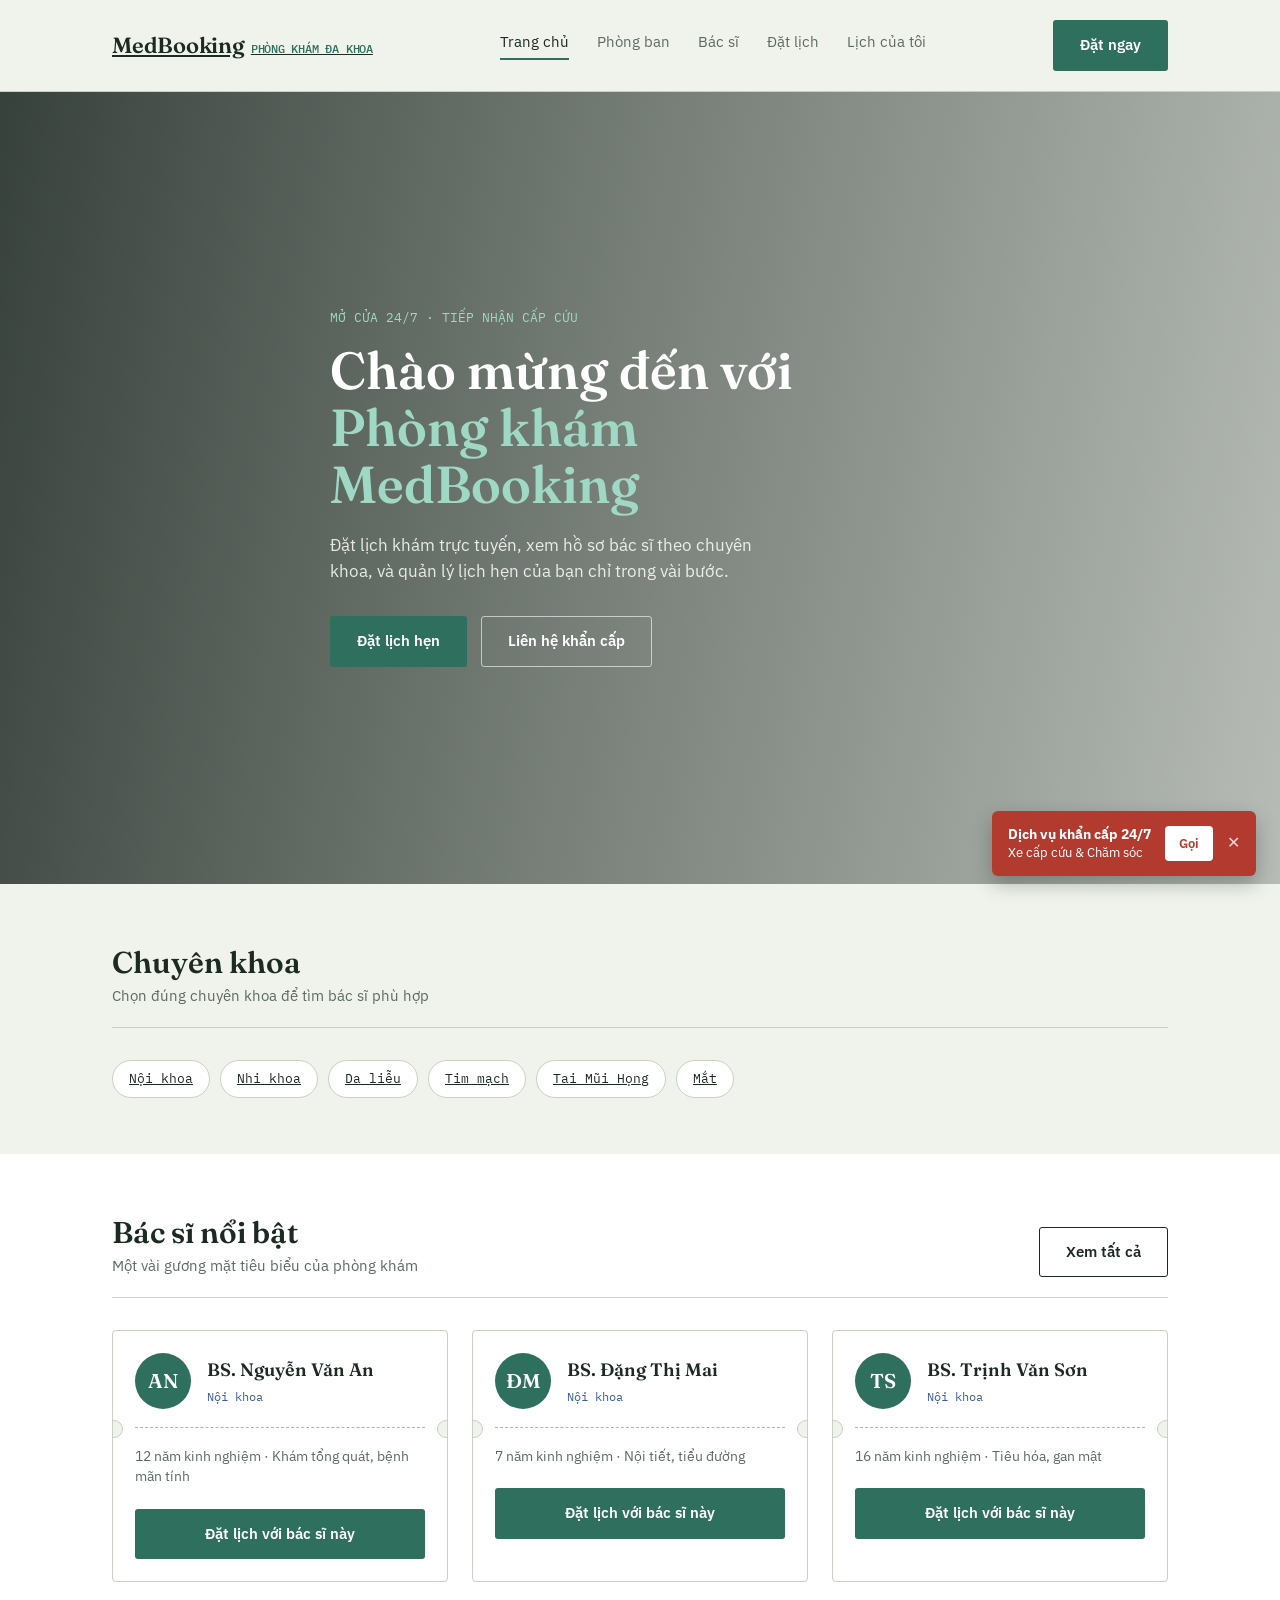
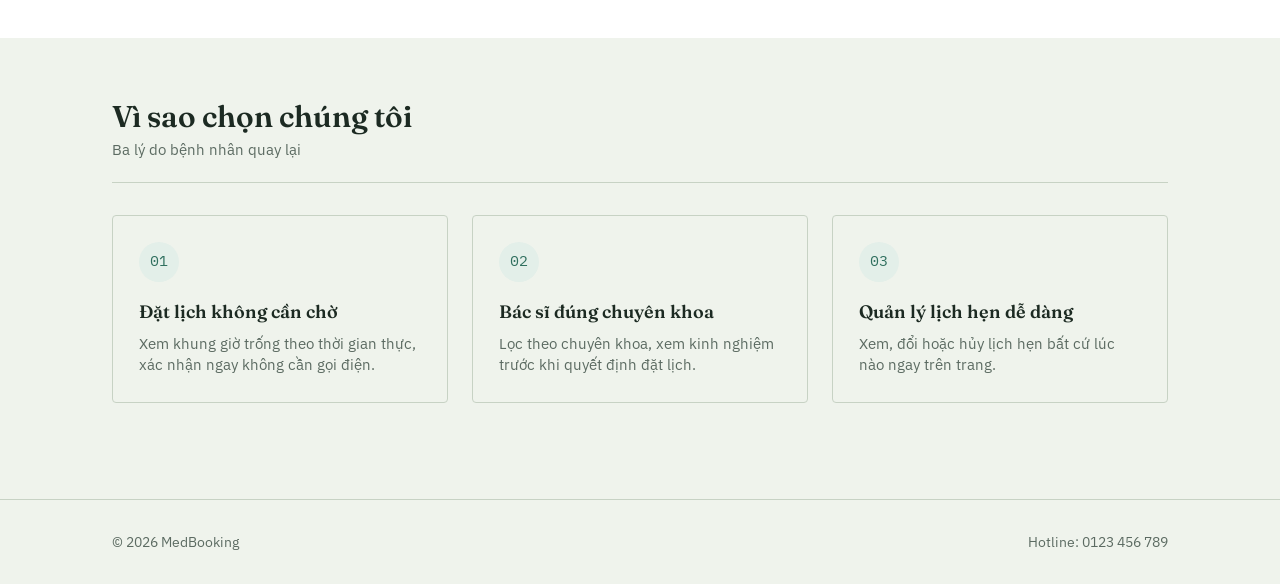
<file: index.html>
<!DOCTYPE html>
<html lang="vi">
<head>
<meta charset="UTF-8">
<meta name="viewport" content="width=device-width, initial-scale=1.0">
<title>MedBooking — Đặt lịch khám bệnh</title>
<link rel="stylesheet" href="css/base.css">
<link rel="stylesheet" href="css/layout.css">
<link rel="stylesheet" href="css/components.css">
<link rel="stylesheet" href="css/home.css">
<link rel="stylesheet" href="css/responsive.css">
</head>
<body>

<header class="site-header">
  <div class="wrap">
    <a href="index.html" class="brand">MedBooking <span>PHÒNG KHÁM ĐA KHOA</span></a>
    <nav class="main-nav">
        <a href="index.html" class="active">Trang chủ</a>
        <a href="departments.html">Phòng ban</a>
        <a href="doctors.html">Bác sĩ</a>
        <a href="booking.html">Đặt lịch</a>
        <a href="appointments.html">Lịch của tôi</a>
    </nav>
    <a href="booking.html" class="btn btn-primary">Đặt ngay</a>
  </div>
</header>

<main>

  <!-- HERO: ảnh nền full-width, chữ đè lên, 2 nút CTA -->
  <section class="hero-photo">
    <div class="wrap">
      <div class="hero-photo-content">
        <div class="eyebrow-mono">MỞ CỬA 24/7 · TIẾP NHẬN CẤP CỨU</div>
        <h1>Chào mừng đến với<span class="highlight">Phòng khám MedBooking</span></h1>
        <p>Đặt lịch khám trực tuyến, xem hồ sơ bác sĩ theo chuyên khoa, và quản lý lịch hẹn của bạn chỉ trong vài bước.</p>
        <div class="hero-actions">
          <a href="booking.html" class="btn btn-primary">Đặt lịch hẹn</a>
          <a href="#lien-he" class="btn btn-outline">Liên hệ khẩn cấp</a>
        </div>
      </div>
    </div>
  </section>

  <!-- CHUYÊN KHOA -->
  <section class="section">
    <div class="wrap">
      <div class="section-head">
        <div>
          <h2>Chuyên khoa</h2>
          <p>Chọn đúng chuyên khoa để tìm bác sĩ phù hợp</p>
        </div>
      </div>
      <div class="pill-row" id="specialtyPills"></div>
    </div>
  </section>

  <!-- BÁC SĨ NỔI BẬT -->
  <section class="section section-alt">
    <div class="wrap">
      <div class="section-head">
        <div>
          <h2>Bác sĩ nổi bật</h2>
          <p>Một vài gương mặt tiêu biểu của phòng khám</p>
        </div>
        <a href="doctors.html" class="btn btn-outline">Xem tất cả</a>
      </div>
      <div class="doctor-grid" id="doctorPreview"></div>
    </div>
  </section>

  <!-- VÌ SAO CHỌN CHÚNG TÔI -->
  <section class="section" id="lien-he">
    <div class="wrap">
      <div class="section-head">
        <div>
          <h2>Vì sao chọn chúng tôi</h2>
          <p>Ba lý do bệnh nhân quay lại</p>
        </div>
      </div>
      <div class="feature-grid">
        <div class="feature-card">
          <div class="icon">01</div>
          <h3>Đặt lịch không cần chờ</h3>
          <p>Xem khung giờ trống theo thời gian thực, xác nhận ngay không cần gọi điện.</p>
        </div>
        <div class="feature-card">
          <div class="icon">02</div>
          <h3>Bác sĩ đúng chuyên khoa</h3>
          <p>Lọc theo chuyên khoa, xem kinh nghiệm trước khi quyết định đặt lịch.</p>
        </div>
        <div class="feature-card">
          <div class="icon">03</div>
          <h3>Quản lý lịch hẹn dễ dàng</h3>
          <p>Xem, đổi hoặc hủy lịch hẹn bất cứ lúc nào ngay trên trang.</p>
        </div>
      </div>
    </div>
  </section>

</main>

<footer class="site-footer">
  <div class="wrap">
    <span>© 2026 MedBooking</span>
    <span>Hotline: 0123 456 789</span>
  </div>
</footer>

<!-- Ô liên hệ khẩn cấp nổi góc dưới -->
<div class="emergency-chip" id="emergencyChip">
  <span class="txt"><strong>Dịch vụ khẩn cấp 24/7</strong>Xe cấp cứu & Chăm sóc</span>
  <a href="tel:0123456789" class="call">Gọi</a>
  <button class="close" id="closeChip" aria-label="Đóng">✕</button>
</div>

<script src="js/data.js"></script>
<script>
  // Render pill chuyên khoa
  const pillRow = document.getElementById("specialtyPills");
  SPECIALTIES.forEach(s => {
    const a = document.createElement("a");
    a.href = `doctors.html?specialty=${encodeURIComponent(s)}`;
    a.className = "pill";
    a.textContent = s;
    pillRow.appendChild(a);
  });

  // Render 3 bác sĩ nổi bật (lấy 3 người đầu trong data)
  const preview = document.getElementById("doctorPreview");
  DOCTORS.slice(0, 3).forEach(d => {
    const card = document.createElement("div");
    card.className = "stub";
    card.innerHTML = `
      <div class="stub-top">
        <div class="stub-avatar">${d.initials}</div>
        <div>
          <h3>${d.name}</h3>
          <span class="badge">${d.specialty}</span>
        </div>
      </div>
      <div class="stub-perf"></div>
      <div class="stub-bottom">
        <span class="note">${d.years} năm kinh nghiệm · ${d.note}</span>
      </div>
      <div class="stub-bottom" style="padding-top:0;">
        <a class="btn btn-primary" style="width:100%;justify-content:center;" href="booking.html?doctor=${d.id}">Đặt lịch với bác sĩ này</a>
      </div>
    `;
    preview.appendChild(card);
  });

  // Đóng ô liên hệ khẩn cấp
  document.getElementById("closeChip").addEventListener("click", () => {
    document.getElementById("emergencyChip").style.display = "none";
  });
</script>
</body>
</html>
</file>
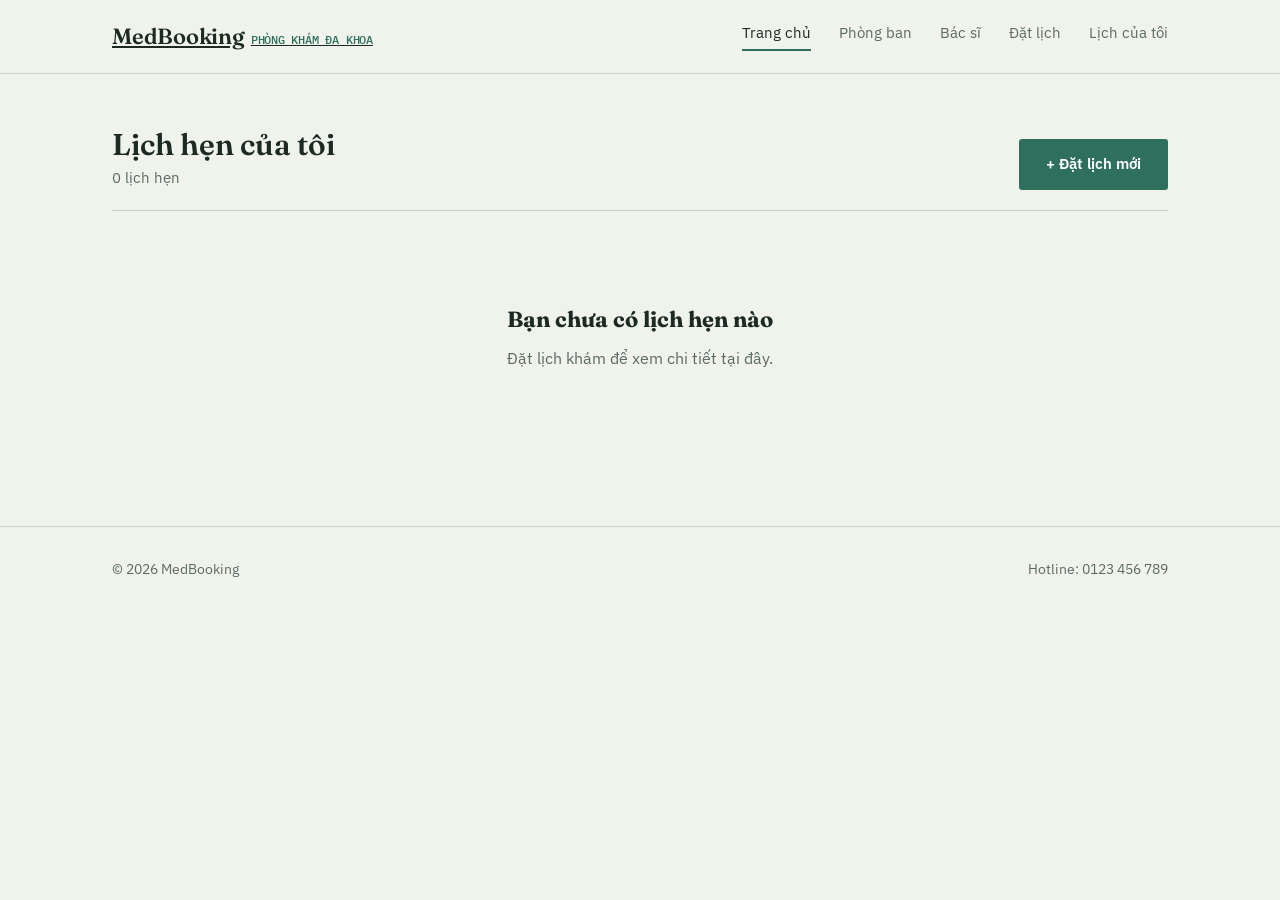
<file: appointments.html>
<!DOCTYPE html>
<html lang="vi">
<head>
<meta charset="UTF-8">
<meta name="viewport" content="width=device-width, initial-scale=1.0">
<title>Lịch của tôi — MedBooking</title>
<link rel="stylesheet" href="css/base.css">
<link rel="stylesheet" href="css/layout.css">
<link rel="stylesheet" href="css/components.css">
<link rel="stylesheet" href="css/home.css">
<link rel="stylesheet" href="css/responsive.css">
</head>
<body>

<header class="site-header">
  <div class="wrap">
    <a href="index.html" class="brand">MedBooking <span>PHÒNG KHÁM ĐA KHOA</span></a>
    <nav class="main-nav">
        <a href="index.html" class="active">Trang chủ</a>
        <a href="departments.html">Phòng ban</a>
        <a href="doctors.html">Bác sĩ</a>
        <a href="booking.html">Đặt lịch</a>
        <a href="appointments.html">Lịch của tôi</a>
</nav>
  </div>
</header>

<main>
  <section class="section" style="padding-top:48px;">
    <div class="wrap">
      <div class="section-head">
        <div>
          <h2>Lịch hẹn của tôi</h2>
          <p id="apptCount">—</p>
        </div>
        <a href="booking.html" class="btn btn-primary">+ Đặt lịch mới</a>
      </div>
      <div class="appt-list" id="apptList"></div>
    </div>
  </section>
</main>

<footer class="site-footer">
  <div class="wrap">
    <span>© 2026 MedBooking</span>
    <span>Hotline: 0123 456 789</span>
  </div>
</footer>

<script src="js/data.js"></script>
<script>
  const apptList = document.getElementById("apptList");
  const apptCount = document.getElementById("apptCount");

  function formatDate(iso) {
    const [y, m, d] = iso.split("-");
    return `${d}/${m}/${y}`;
  }

  function render() {
    const list = getAppointments().sort((a, b) => (a.date + a.time).localeCompare(b.date + b.time));
    apptCount.textContent = `${list.length} lịch hẹn`;
    apptList.innerHTML = "";

    if (list.length === 0) {
      apptList.innerHTML = `
        <div class="empty-state">
          <h3>Bạn chưa có lịch hẹn nào</h3>
          <p>Đặt lịch khám để xem chi tiết tại đây.</p>
        </div>`;
      return;
    }

    list.forEach(a => {
      const row = document.createElement("div");
      row.className = "appt-stub";
      row.innerHTML = `
        <div>
          <h3>${a.doctorName}</h3>
          <div class="when">${formatDate(a.date)} · ${a.time} · ${a.specialty}</div>
        </div>
        <span class="status-tag ${a.status === "cancelled" ? "cancelled" : "upcoming"}">
          ${a.status === "cancelled" ? "Đã hủy" : "Sắp tới"}
        </span>
        <div>
          ${a.status === "cancelled"
            ? ""
            : `<button class="btn btn-danger" data-id="${a.id}">Hủy lịch</button>`}
        </div>
      `;
      apptList.appendChild(row);
    });

    document.querySelectorAll(".btn-danger").forEach(btn => {
      btn.addEventListener("click", () => {
        const id = btn.getAttribute("data-id");
        const list = getAppointments().map(a =>
          a.id === id ? { ...a, status: "cancelled" } : a
        );
        saveAppointments(list);
        render();
      });
    });
  }

  render();
</script>
</body>
</html>
</file>
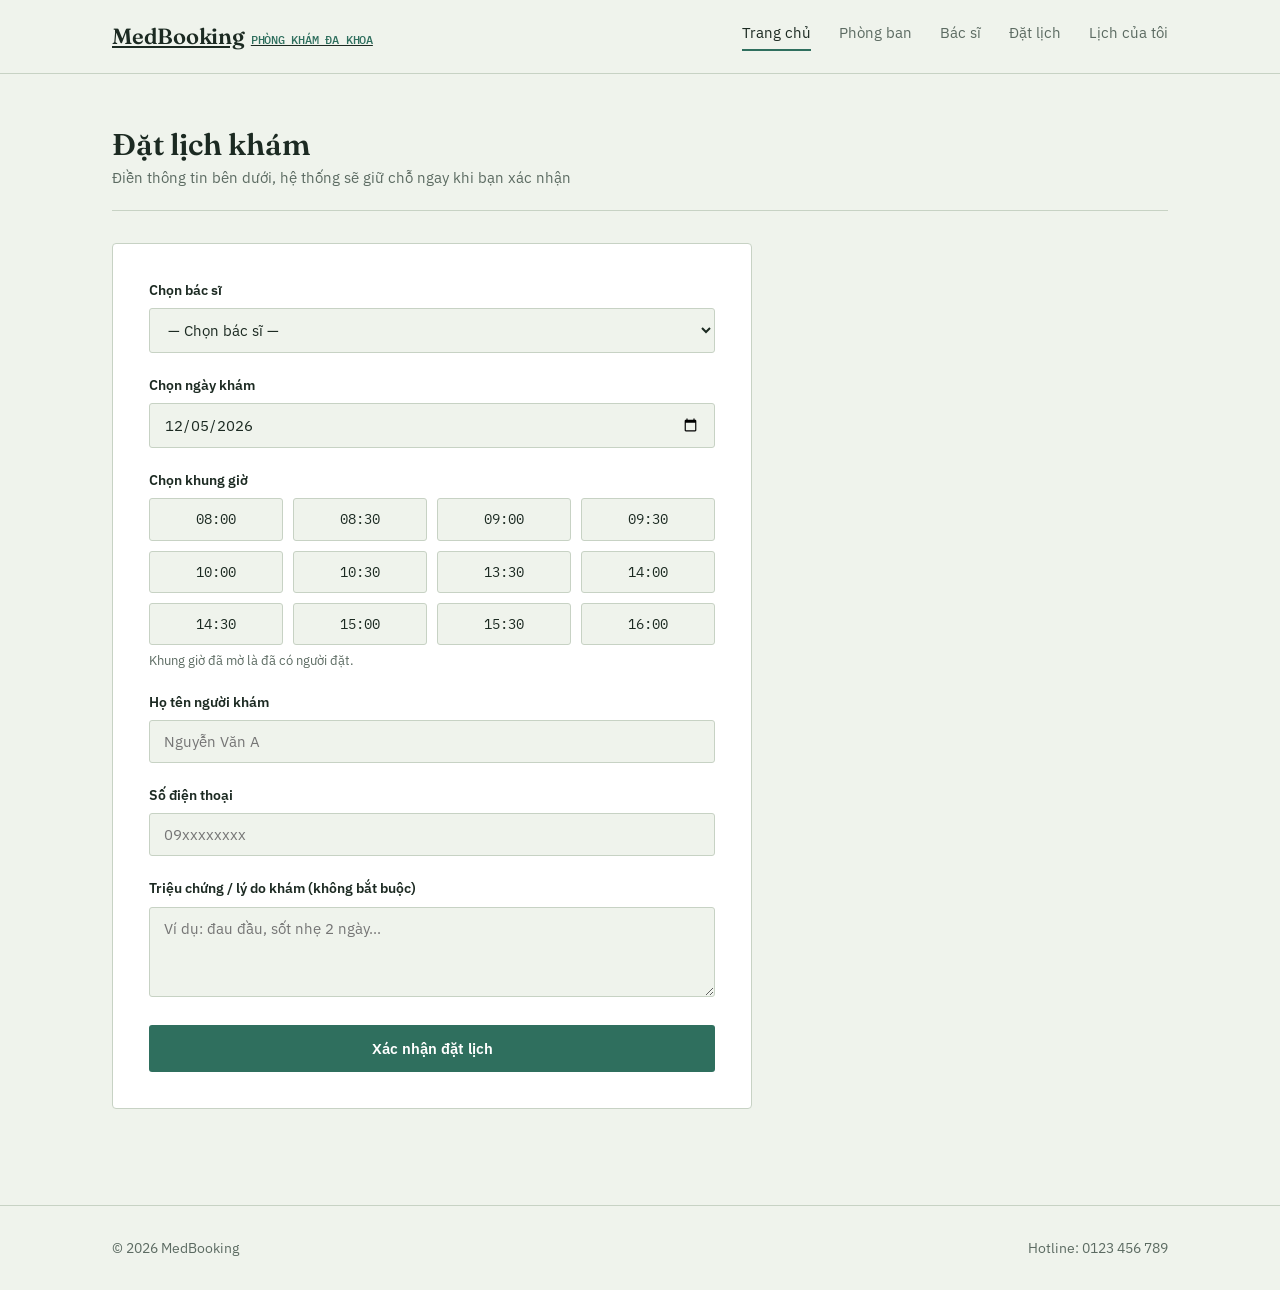
<file: booking.html>
<!DOCTYPE html>
<html lang="vi">
<head>
<meta charset="UTF-8">
<meta name="viewport" content="width=device-width, initial-scale=1.0">
<title>Đặt lịch khám — MedBooking</title>
<link rel="stylesheet" href="css/base.css">
<link rel="stylesheet" href="css/layout.css">
<link rel="stylesheet" href="css/components.css">
<link rel="stylesheet" href="css/home.css">
<link rel="stylesheet" href="css/responsive.css">
</head>
<body>

<header class="site-header">
  <div class="wrap">
    <a href="index.html" class="brand">MedBooking <span>PHÒNG KHÁM ĐA KHOA</span></a>
    <nav class="main-nav">
        <a href="index.html" class="active">Trang chủ</a>
        <a href="departments.html">Phòng ban</a>
        <a href="doctors.html">Bác sĩ</a>
        <a href="booking.html">Đặt lịch</a>
        <a href="appointments.html">Lịch của tôi</a>
</nav>
  </div>
</header>

<main>
  <section class="section" style="padding-top:48px;">
    <div class="wrap">
      <div class="section-head">
        <div>
          <h2>Đặt lịch khám</h2>
          <p>Điền thông tin bên dưới, hệ thống sẽ giữ chỗ ngay khi bạn xác nhận</p>
        </div>
      </div>

      <form class="form-card" id="bookingForm" novalidate>

        <div class="field" id="field-doctor">
          <label for="doctor">Chọn bác sĩ</label>
          <select id="doctor" name="doctor">
            <option value="">— Chọn bác sĩ —</option>
          </select>
          <div class="field-error">Vui lòng chọn bác sĩ</div>
        </div>

        <div class="field" id="field-date">
          <label for="date">Chọn ngày khám</label>
          <input type="date" id="date" name="date">
          <div class="field-error">Vui lòng chọn ngày (không được chọn ngày trong quá khứ)</div>
        </div>

        <div class="field" id="field-time">
          <label>Chọn khung giờ</label>
          <div class="time-grid" id="timeGrid"></div>
          <div class="hint">Khung giờ đã mờ là đã có người đặt.</div>
          <div class="field-error">Vui lòng chọn 1 khung giờ còn trống</div>
        </div>

        <div class="field" id="field-name">
          <label for="patientName">Họ tên người khám</label>
          <input type="text" id="patientName" name="patientName" placeholder="Nguyễn Văn A">
          <div class="field-error">Vui lòng nhập họ tên</div>
        </div>

        <div class="field" id="field-phone">
          <label for="phone">Số điện thoại</label>
          <input type="tel" id="phone" name="phone" placeholder="09xxxxxxxx">
          <div class="field-error">Số điện thoại không hợp lệ (cần 9–11 chữ số)</div>
        </div>

        <div class="field">
          <label for="reason">Triệu chứng / lý do khám (không bắt buộc)</label>
          <textarea id="reason" name="reason" placeholder="Ví dụ: đau đầu, sốt nhẹ 2 ngày..."></textarea>
        </div>

        <button type="submit" class="btn btn-primary" style="width:100%;justify-content:center;">Xác nhận đặt lịch</button>

        <div class="form-msg" id="formMsg"></div>
      </form>
    </div>
  </section>
</main>

<footer class="site-footer">
  <div class="wrap">
    <span>© 2026 MedBooking</span>
    <span>Hotline: 0123 456 789</span>
  </div>
</footer>

<script src="js/data.js"></script>
<script>
  const doctorSelect = document.getElementById("doctor");
  const dateInput = document.getElementById("date");
  const timeGrid = document.getElementById("timeGrid");
  const form = document.getElementById("bookingForm");
  const formMsg = document.getElementById("formMsg");

  let selectedTime = null;

  // Điền dropdown bác sĩ
  DOCTORS.forEach(d => {
    const opt = document.createElement("option");
    opt.value = d.id;
    opt.textContent = `${d.name} — ${d.specialty}`;
    doctorSelect.appendChild(opt);
  });

  // Nếu đến từ trang doctors.html với ?doctor=id thì chọn sẵn
  const params = new URLSearchParams(window.location.search);
  const preselect = params.get("doctor");
  if (preselect) doctorSelect.value = preselect;

  // Giới hạn ngày tối thiểu là hôm nay
  const today = new Date().toISOString().split("T")[0];
  dateInput.min = today;
  dateInput.value = today;

  function renderTimeGrid() {
    timeGrid.innerHTML = "";
    selectedTime = null;
    const doctorId = doctorSelect.value;
    const date = dateInput.value;
    const taken = doctorId && date ? getTakenSlots(doctorId, date) : [];

    TIME_SLOTS.forEach(t => {
      const btn = document.createElement("div");
      btn.className = "time-slot" + (taken.includes(t) ? " taken" : "");
      btn.textContent = t;
      if (!taken.includes(t)) {
        btn.onclick = () => {
          document.querySelectorAll(".time-slot").forEach(el => el.classList.remove("selected"));
          btn.classList.add("selected");
          selectedTime = t;
          clearFieldError("field-time");
        };
      }
      timeGrid.appendChild(btn);
    });
  }

  doctorSelect.addEventListener("change", renderTimeGrid);
  dateInput.addEventListener("change", renderTimeGrid);
  renderTimeGrid();

  function showFieldError(fieldId) {
    document.getElementById(fieldId).classList.add("invalid");
  }
  function clearFieldError(fieldId) {
    document.getElementById(fieldId).classList.remove("invalid");
  }

  form.addEventListener("submit", function (e) {
    e.preventDefault();
    let valid = true;

    ["field-doctor", "field-date", "field-time", "field-name", "field-phone"].forEach(clearFieldError);

    if (!doctorSelect.value) { showFieldError("field-doctor"); valid = false; }
    if (!dateInput.value || dateInput.value < today) { showFieldError("field-date"); valid = false; }
    if (!selectedTime) { showFieldError("field-time"); valid = false; }

    const name = document.getElementById("patientName").value.trim();
    if (name.length < 2) { showFieldError("field-name"); valid = false; }

    const phone = document.getElementById("phone").value.trim();
    if (!/^[0-9]{9,11}$/.test(phone)) { showFieldError("field-phone"); valid = false; }

    formMsg.className = "form-msg";
    if (!valid) {
      formMsg.textContent = "Vui lòng kiểm tra lại các trường được đánh dấu đỏ.";
      formMsg.classList.add("show", "error");
      return;
    }

    const doctor = DOCTORS.find(d => d.id === doctorSelect.value);
    const appointments = getAppointments();
    appointments.push({
      id: "a" + Date.now(),
      doctorId: doctor.id,
      doctorName: doctor.name,
      specialty: doctor.specialty,
      date: dateInput.value,
      time: selectedTime,
      patientName: name,
      phone: phone,
      reason: document.getElementById("reason").value.trim(),
      status: "upcoming"
    });
    saveAppointments(appointments);

    formMsg.textContent = `Đặt lịch thành công với ${doctor.name} lúc ${selectedTime} ngày ${dateInput.value}. Xem trong mục "Lịch của tôi".`;
    formMsg.classList.add("show", "success");
    form.reset();
    dateInput.value = today;
    renderTimeGrid();
  });
</script>
</body>
</html>
</file>
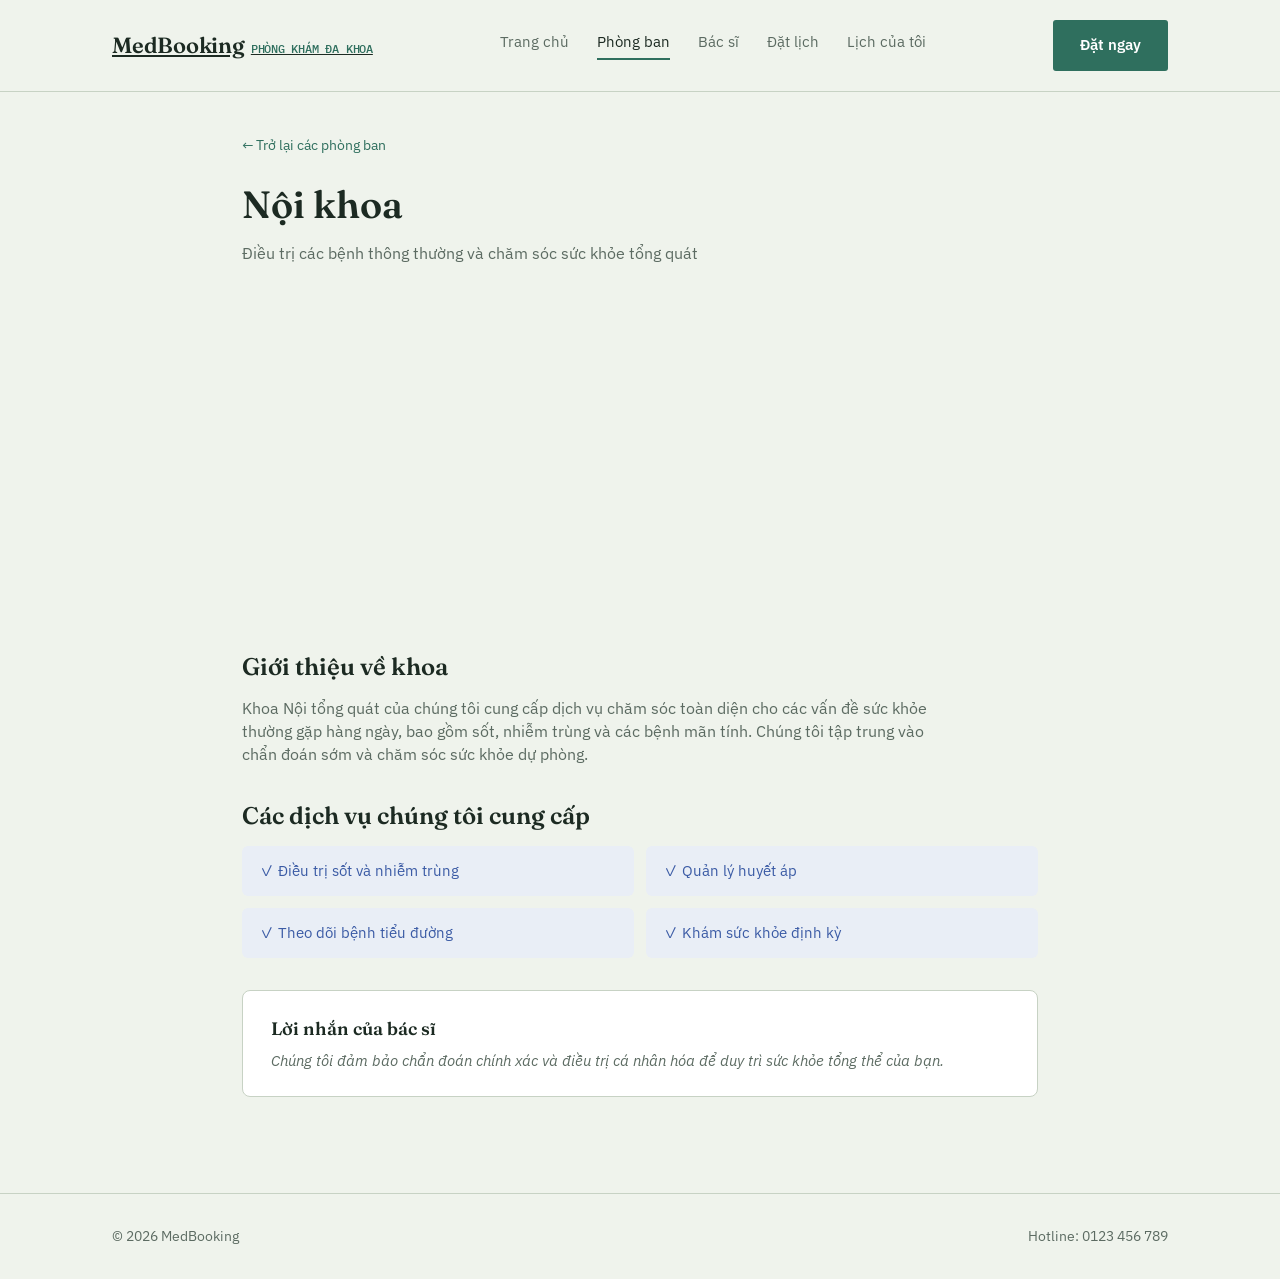
<file: department.html>
<!DOCTYPE html>
<html lang="vi">
<head>
<meta charset="UTF-8">
<meta name="viewport" content="width=device-width, initial-scale=1.0">
<title>Chi tiết phòng ban — MedBooking</title>
<link rel="stylesheet" href="css/base.css">
<link rel="stylesheet" href="css/layout.css">
<link rel="stylesheet" href="css/components.css">
<link rel="stylesheet" href="css/home.css">
<link rel="stylesheet" href="css/responsive.css">
</head>
<body>

<header class="site-header">
  <div class="wrap">
    <a href="index.html" class="brand">MedBooking <span>PHÒNG KHÁM ĐA KHOA</span></a>
    <nav class="main-nav">
      <a href="index.html">Trang chủ</a>
      <a href="departments.html" class="active">Phòng ban</a>
      <a href="doctors.html">Bác sĩ</a>
      <a href="booking.html">Đặt lịch</a>
      <a href="appointments.html">Lịch của tôi</a>
    </nav>
    <a href="booking.html" class="btn btn-primary">Đặt ngay</a>
  </div>
</header>

<main>
  <section class="section" style="padding-top:40px;">
    <div class="wrap" style="max-width: 860px;">

      <a href="departments.html" class="back-link">← Trở lại các phòng ban</a>

      <h1 class="dept-detail-title" id="deptTitle">—</h1>
      <p class="dept-detail-subtitle" id="deptSubtitle">—</p>

      <div class="dept-banner" id="deptBanner"></div>

      <div class="dept-section">
        <h2>Giới thiệu về khoa</h2>
        <p id="deptIntro">—</p>
      </div>

      <div class="dept-section">
        <h2>Các dịch vụ chúng tôi cung cấp</h2>
        <div class="service-grid" id="deptServices"></div>
      </div>

      <div class="doctor-note-box">
        <h3>Lời nhắn của bác sĩ</h3>
        <p id="deptNote">—</p>
      </div>

    </div>
  </section>
</main>

<footer class="site-footer">
  <div class="wrap">
    <span>© 2026 MedBooking</span>
    <span>Hotline: 0123 456 789</span>
  </div>
</footer>

<script src="js/data.js"></script>
<script>
  const params = new URLSearchParams(window.location.search);
  const specialty = params.get("specialty") || SPECIALTIES[0];
  const index = SPECIALTIES.indexOf(specialty);
  const info = DEPT_INFO[specialty];

  document.title = `${specialty} — MedBooking`;
  document.getElementById("deptTitle").textContent = specialty;

  if (info) {
    document.getElementById("deptSubtitle").textContent = info.subtitle;
    document.getElementById("deptIntro").textContent = info.intro;
    document.getElementById("deptNote").textContent = info.doctorNote;

    const grid = document.getElementById("deptServices");
    info.services.forEach(s => {
      const div = document.createElement("div");
      div.className = "service-item";
      div.textContent = "✓ " + s;
      grid.appendChild(div);
    });
  }

  const banner = document.getElementById("deptBanner");
  const imgUrl = DEPT_IMAGES[index >= 0 ? index : 0];
  banner.style.backgroundImage = `url('${imgUrl}')`;
</script>
</body>
</html>
</file>
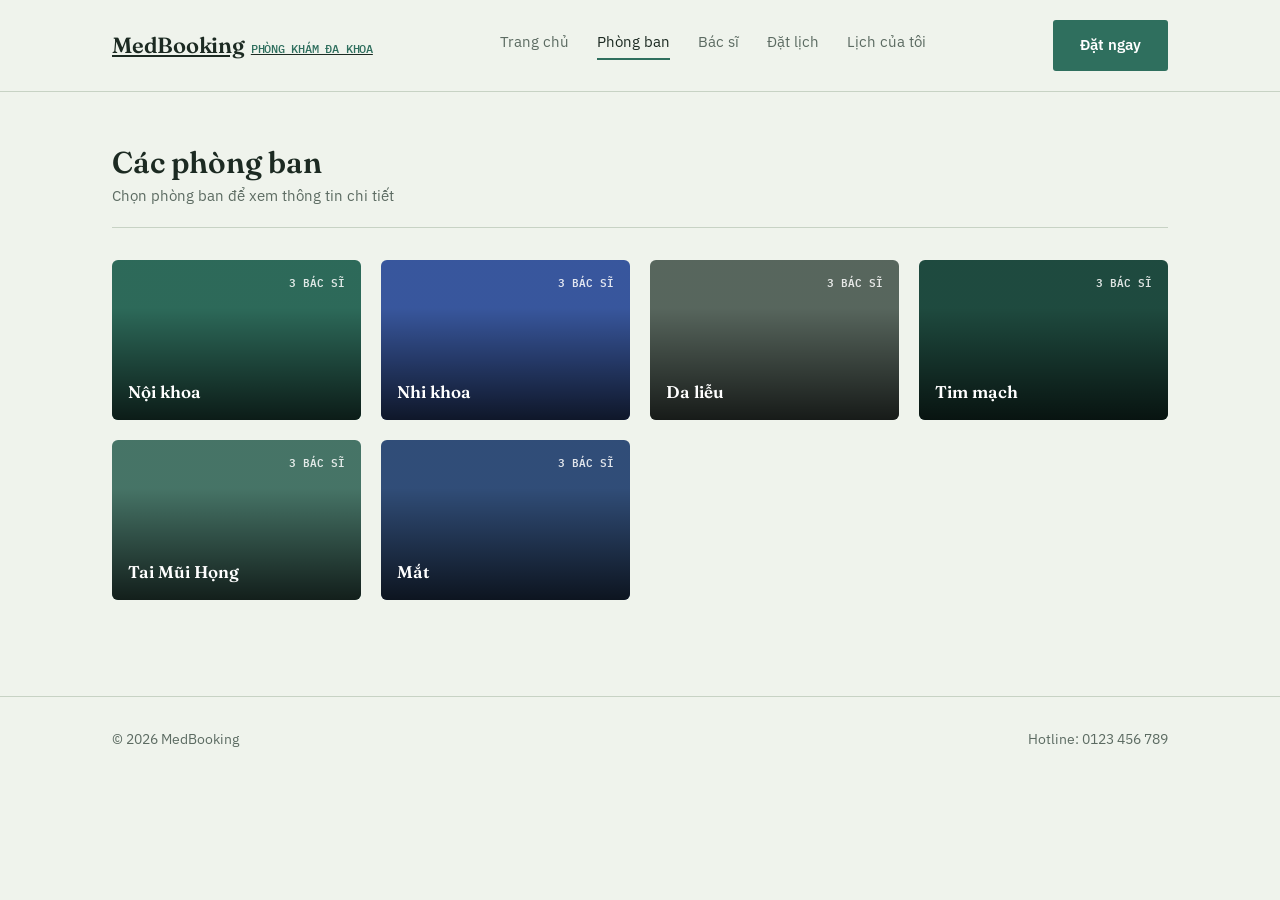
<file: departments.html>
<!DOCTYPE html>
<html lang="vi">
<head>
<meta charset="UTF-8">
<meta name="viewport" content="width=device-width, initial-scale=1.0">
<title>Các phòng ban — MedBooking</title>
<link rel="stylesheet" href="css/base.css">
<link rel="stylesheet" href="css/layout.css">
<link rel="stylesheet" href="css/components.css">
<link rel="stylesheet" href="css/home.css">
<link rel="stylesheet" href="css/responsive.css">
</head>
<body>

<header class="site-header">
  <div class="wrap">
    <a href="index.html" class="brand">MedBooking <span>PHÒNG KHÁM ĐA KHOA</span></a>
    <nav class="main-nav">
      <a href="index.html">Trang chủ</a>
      <a href="departments.html" class="active">Phòng ban</a>
      <a href="doctors.html">Bác sĩ</a>
      <a href="booking.html">Đặt lịch</a>
      <a href="appointments.html">Lịch của tôi</a>
    </nav>
    <a href="booking.html" class="btn btn-primary">Đặt ngay</a>
  </div>
</header>

<main>
  <section class="section" style="padding-top:48px;">
    <div class="wrap">
      <div class="section-head">
        <div>
          <h2>Các phòng ban</h2>
          <p>Chọn phòng ban để xem thông tin chi tiết</p>
        </div>
      </div>
      <div class="dept-grid" id="deptGrid"></div>
    </div>
  </section>
</main>

<footer class="site-footer">
  <div class="wrap">
    <span>© 2026 MedBooking</span>
    <span>Hotline: 0123 456 789</span>
  </div>
</footer>

<script src="js/data.js"></script>
<script>
  // Màu nền dự phòng (hiện ngay trong lúc ảnh đang tải), ảnh thật lấy từ DEPT_IMAGES trong data.js
  const DEPT_COLORS = ["#2F6F5E", "#3B5BA5", "#5C6B62", "#204E42", "#4A7A6C", "#33517E"];

  const grid = document.getElementById("deptGrid");
  SPECIALTIES.forEach((s, i) => {
    const count = DOCTORS.filter(d => d.specialty === s).length;
    const a = document.createElement("a");
    a.className = "dept-card";
    a.href = `department.html?specialty=${encodeURIComponent(s)}`;
    a.style.setProperty("--dept-color", DEPT_COLORS[i % DEPT_COLORS.length]);
    a.style.setProperty("--dept-bg-image", `url('${DEPT_IMAGES[i % DEPT_IMAGES.length]}')`);
    a.innerHTML = `
      <span class="icon-mono">${count} BÁC SĨ</span>
      <span>${s}</span>
    `;
    grid.appendChild(a);
  });
</script>
</body>
</html>
</file>
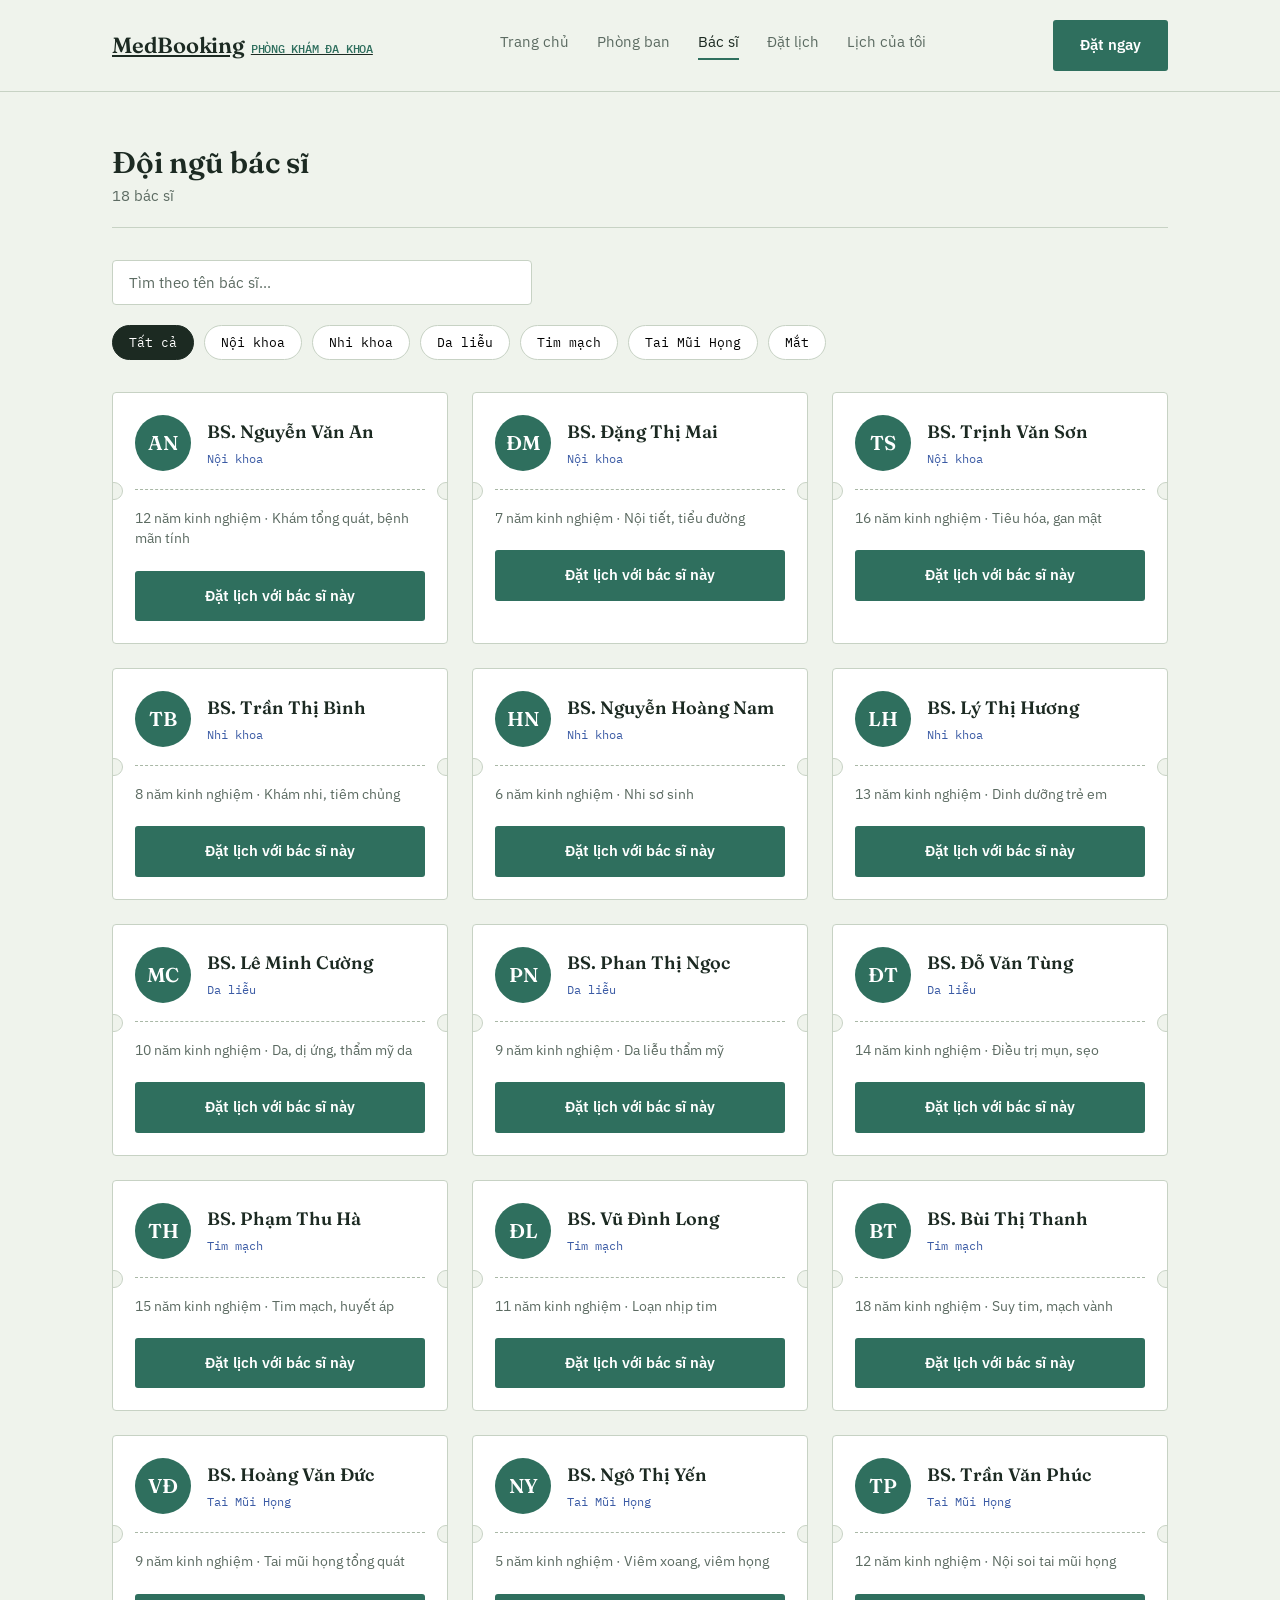
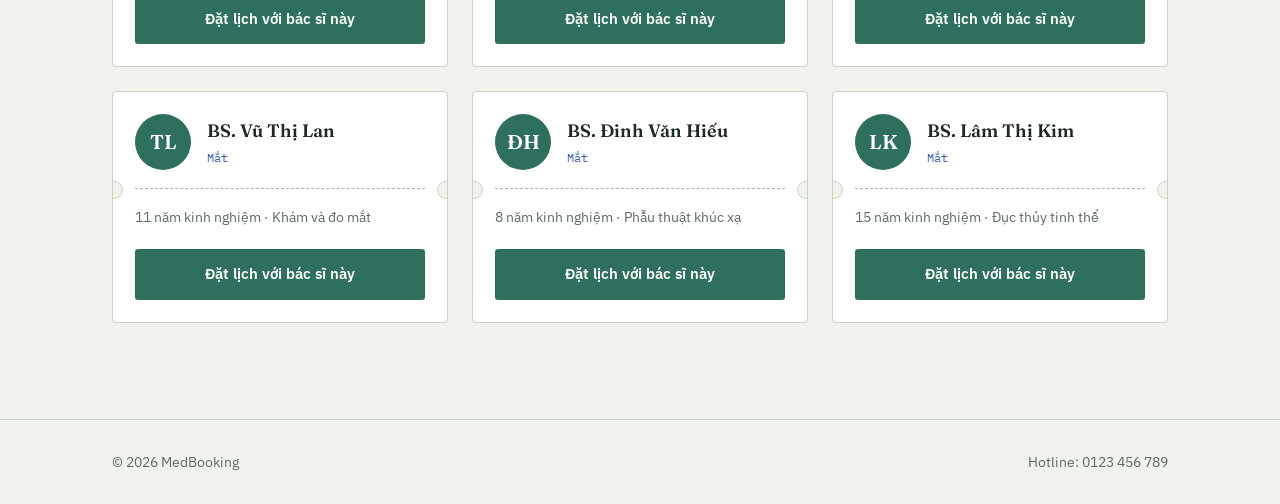
<file: doctors.html>
<!DOCTYPE html>
<html lang="vi">
<head>
<meta charset="UTF-8">
<meta name="viewport" content="width=device-width, initial-scale=1.0">
<title>Danh sách bác sĩ — MedBooking</title>
<link rel="stylesheet" href="css/base.css">
<link rel="stylesheet" href="css/layout.css">
<link rel="stylesheet" href="css/components.css">
<link rel="stylesheet" href="css/home.css">
<link rel="stylesheet" href="css/responsive.css">
</head>
<body>

<header class="site-header">
  <div class="wrap">
    <a href="index.html" class="brand">MedBooking <span>PHÒNG KHÁM ĐA KHOA</span></a>
    <nav class="main-nav">
      <a href="index.html">Trang chủ</a>
      <a href="departments.html">Phòng ban</a>
      <a href="doctors.html" class="active">Bác sĩ</a>
      <a href="booking.html">Đặt lịch</a>
      <a href="appointments.html">Lịch của tôi</a>
    </nav>
    <a href="booking.html" class="btn btn-primary">Đặt ngay</a>
  </div>
</header>

<main>
  <section class="section" style="padding-top:48px;">
    <div class="wrap">
      <div class="section-head">
        <div>
          <h2>Đội ngũ bác sĩ</h2>
          <p id="resultCount">Đang tải...</p>
        </div>
      </div>

      <div class="search-box">
        <input type="text" id="searchInput" placeholder="Tìm theo tên bác sĩ...">
      </div>

      <div class="pill-row" id="specialtyPills" style="margin-bottom:32px;"></div>
      <div class="doctor-grid" id="doctorGrid"></div>
    </div>
  </section>
</main>

<footer class="site-footer">
  <div class="wrap">
    <span>© 2026 MedBooking</span>
    <span>Hotline: 0123 456 789</span>
  </div>
</footer>

<script src="js/data.js"></script>
<script>
  const params = new URLSearchParams(window.location.search);
  let activeSpecialty = params.get("specialty") || "all";
  let searchTerm = "";

  const pillRow = document.getElementById("specialtyPills");
  const grid = document.getElementById("doctorGrid");
  const resultCount = document.getElementById("resultCount");
  const searchInput = document.getElementById("searchInput");

  function renderPills() {
    pillRow.innerHTML = "";
    const allPill = document.createElement("button");
    allPill.className = "pill" + (activeSpecialty === "all" ? " active" : "");
    allPill.textContent = "Tất cả";
    allPill.onclick = () => { activeSpecialty = "all"; renderPills(); renderDoctors(); };
    pillRow.appendChild(allPill);

    SPECIALTIES.forEach(s => {
      const p = document.createElement("button");
      p.className = "pill" + (activeSpecialty === s ? " active" : "");
      p.textContent = s;
      p.onclick = () => { activeSpecialty = s; renderPills(); renderDoctors(); };
      pillRow.appendChild(p);
    });
  }

  function normalize(str) {
    // Bỏ dấu tiếng Việt để tìm kiếm không phân biệt dấu (vd: "an" cũng ra được "Ân")
    return str
      .toLowerCase()
      .normalize("NFD")
      .replace(/[\u0300-\u036f]/g, "")
      .replace(/đ/g, "d");
  }

  function renderDoctors() {
    let list = activeSpecialty === "all"
      ? DOCTORS
      : DOCTORS.filter(d => d.specialty === activeSpecialty);

    if (searchTerm.trim() !== "") {
      const term = normalize(searchTerm.trim());
      list = list.filter(d => normalize(d.name).includes(term));
    }

    resultCount.textContent = `${list.length} bác sĩ`;
    grid.innerHTML = "";

    list.forEach(d => {
      const card = document.createElement("div");
      card.className = "stub";
      card.innerHTML = `
        <div class="stub-top">
          <div class="stub-avatar">${d.initials}</div>
          <div>
            <h3>${d.name}</h3>
            <span class="badge">${d.specialty}</span>
          </div>
        </div>
        <div class="stub-perf"></div>
        <div class="stub-bottom">
          <span class="note">${d.years} năm kinh nghiệm · ${d.note}</span>
        </div>
        <div class="stub-bottom" style="padding-top:0;">
          <a class="btn btn-primary" style="width:100%;justify-content:center;" href="booking.html?doctor=${d.id}">Đặt lịch với bác sĩ này</a>
        </div>
      `;
      grid.appendChild(card);
    });

    if (list.length === 0) {
      grid.innerHTML = `<div class="empty-state" style="grid-column:1/-1;"><h3>Không tìm thấy bác sĩ phù hợp</h3><p>Thử từ khóa khác hoặc chọn chuyên khoa khác.</p></div>`;
    }
  }

  searchInput.addEventListener("input", (e) => {
    searchTerm = e.target.value;
    renderDoctors();
  });

  renderPills();
  renderDoctors();
</script>
</body>
</html>
</file>
<file: css/base.css>
@import url('https://fonts.googleapis.com/css2?family=Fraunces:opsz,wght@9..144,400;9..144,500;9..144,600&family=IBM+Plex+Sans:wght@400;500;600&family=IBM+Plex+Mono:wght@400;500&display=swap');

:root {
  --bg: #EFF3EC;
  --bg-raised: #FFFFFF;
  --ink: #1C2A22;
  --muted: #5C6B62;
  --primary: #2F6F5E;
  --primary-dark: #204E42;
  --accent: #3B5BA5;
  --line: #C7D2C4;
  --stub-line: #A9B8A6;
  --danger: #B23A2E;

  --font-display: 'Fraunces', serif;
  --font-body: 'IBM Plex Sans', sans-serif;
  --font-mono: 'IBM Plex Mono', monospace;
}

* { margin: 0; padding: 0; box-sizing: border-box; }

html { scroll-behavior: smooth; }

body {
  font-family: var(--font-body);
  background: var(--bg);
  color: var(--ink);
  line-height: 1.5;
}

a { color: inherit; }

img { max-width: 100%; display: block; }

.wrap {
  max-width: 1120px;
  margin: 0 auto;
  padding: 0 32px;
}

/* ---------- Header ---------- */
.site-header {
  border-bottom: 1px solid var(--line);
  background: var(--bg);
  position: sticky;
  top: 0;
  z-index: 50;
}

.site-header .wrap {
  display: flex;
  align-items: center;
  justify-content: space-between;
  padding-top: 20px;
  padding-bottom: 20px;
}

.brand {
  font-family: var(--font-display);
  font-size: 22px;
  font-weight: 600;
  letter-spacing: -0.01em;
  display: flex;
  align-items: baseline;
  gap: 6px;
}

.brand span {
  font-family: var(--font-mono);
  font-size: 12px;
  color: var(--primary);
  font-weight: 500;
}

.main-nav {
  display: flex;
  gap: 28px;
  font-size: 15px;
}

.main-nav a {
  text-decoration: none;
  color: var(--muted);
  padding-bottom: 4px;
  border-bottom: 2px solid transparent;
}

.main-nav a:hover,
.main-nav a.active {
  color: var(--ink);
  border-bottom-color: var(--primary);
}

.nav-toggle { display: none; }

/* ---------- Buttons ---------- */
.btn {
  display: inline-flex;
  align-items: center;
  gap: 8px;
  font-family: var(--font-body);
  font-weight: 600;
  font-size: 15px;
  padding: 13px 26px;
  border-radius: 3px;
  border: 1px solid transparent;
  cursor: pointer;
  text-decoration: none;
}

.btn-primary {
  background: var(--primary);
  color: #fff;
}
.btn-primary:hover { background: var(--primary-dark); }

.btn-outline {
  background: transparent;
  border-color: var(--ink);
  color: var(--ink);
}
.btn-outline:hover { background: var(--ink); color: #fff; }

.btn-danger {
  background: transparent;
  border-color: var(--danger);
  color: var(--danger);
  font-size: 13px;
  padding: 8px 14px;
}
.btn-danger:hover { background: var(--danger); color: #fff; }

.btn:disabled {
  opacity: 0.4;
  cursor: not-allowed;
}

/* ---------- Footer ---------- */
.site-footer {
  border-top: 1px solid var(--line);
  padding: 32px 0;
  margin-top: 40px;
}
.site-footer .wrap {
  display: flex;
  justify-content: space-between;
  font-size: 13.5px;
  color: var(--muted);
}
</file>
<file: css/layout.css>
/* ---------- Sections ---------- */
.section {
  padding: 56px 0;
}

.section-head {
  display: flex;
  justify-content: space-between;
  align-items: flex-end;
  margin-bottom: 32px;
  border-bottom: 1px solid var(--line);
  padding-bottom: 20px;
}

.section-head h2 {
  font-family: var(--font-display);
  font-size: 30px;
  font-weight: 600;
}

.section-head p { color: var(--muted); font-size: 15px; }

/* Specialty pills */
.pill-row {
  display: flex;
  flex-wrap: wrap;
  gap: 10px;
}

.pill {
  font-family: var(--font-mono);
  font-size: 13px;
  padding: 8px 16px;
  border: 1px solid var(--line);
  border-radius: 20px;
  background: var(--bg-raised);
  cursor: pointer;
}

.pill:hover { border-color: var(--primary); }
.pill.active { background: var(--ink); color: #fff; border-color: var(--ink); }
</file>
<file: css/components.css>
/* Department cards (departments.html) */
.dept-grid {
  display: grid;
  grid-template-columns: repeat(4, 1fr);
  gap: 20px;
}

.dept-card {
  position: relative;
  height: 160px;
  border-radius: 6px;
  overflow: hidden;
  display: flex;
  align-items: flex-end;
  padding: 16px;
  text-decoration: none;
  color: #fff;
  isolation: isolate;
}

.dept-card::before {
  content: '';
  position: absolute;
  inset: 0;
  background-color: var(--dept-color, var(--primary));
  background-image: var(--dept-bg-image, none);
  background-size: cover;
  background-position: center;
  z-index: -2;
}

.dept-card::after {
  content: '';
  position: absolute;
  inset: 0;
  background: linear-gradient(180deg, rgba(0,0,0,0.05) 30%, rgba(0,0,0,0.75) 100%);
  z-index: -1;
}

.dept-card span {
  font-family: var(--font-display);
  font-size: 17px;
  font-weight: 600;
}

.dept-card .icon-mono {
  position: absolute;
  top: 14px;
  right: 16px;
  font-family: var(--font-mono);
  font-size: 11px;
  opacity: 0.85;
}

@media (max-width: 860px) {
  .dept-grid { grid-template-columns: repeat(2, 1fr); }
}
@media (max-width: 560px) {
  .dept-grid { grid-template-columns: 1fr; }
}

/* Search box (doctors.html) */
.search-box {
  margin-bottom: 20px;
}

.search-box input {
  width: 100%;
  max-width: 420px;
  font-family: var(--font-body);
  font-size: 15px;
  padding: 12px 16px;
  border: 1px solid var(--line);
  border-radius: 4px;
  background: var(--bg-raised);
  color: var(--ink);
}

.search-box input:focus {
  outline: none;
  border-color: var(--primary);
}

.search-box input::placeholder {
  color: var(--muted);
}

/* Department detail page (department.html) */
.back-link {
  display: inline-block;
  font-size: 14px;
  color: var(--primary);
  text-decoration: none;
  margin-bottom: 20px;
}
.back-link:hover { text-decoration: underline; }

.dept-detail-title {
  font-family: var(--font-display);
  font-size: 38px;
  font-weight: 600;
  margin-bottom: 8px;
}

.dept-detail-subtitle {
  color: var(--muted);
  font-size: 16px;
  margin-bottom: 28px;
}

.dept-banner {
  width: 100%;
  height: 320px;
  border-radius: 8px;
  object-fit: cover;
  margin-bottom: 36px;
  background-size: cover;
  background-position: center;
}

.dept-section { margin-bottom: 32px; }

.dept-section h2 {
  font-family: var(--font-display);
  font-size: 24px;
  font-weight: 600;
  margin-bottom: 12px;
}

.dept-section p {
  color: var(--muted);
  font-size: 15.5px;
  max-width: 70ch;
}

.service-grid {
  display: grid;
  grid-template-columns: repeat(2, 1fr);
  gap: 12px;
}

.service-item {
  background: #E9EEF6;
  color: var(--accent);
  font-size: 14.5px;
  padding: 14px 18px;
  border-radius: 6px;
}

.doctor-note-box {
  background: var(--bg-raised);
  border: 1px solid var(--line);
  border-radius: 8px;
  padding: 24px 28px;
}

.doctor-note-box h3 {
  font-family: var(--font-display);
  font-size: 18px;
  font-weight: 600;
  margin-bottom: 8px;
}

.doctor-note-box p {
  font-style: italic;
  color: var(--muted);
  font-size: 15px;
}

@media (max-width: 640px) {
  .service-grid { grid-template-columns: 1fr; }
  .dept-banner { height: 220px; }
  .dept-detail-title { font-size: 28px; }
}

/* Doctor ticket-stub card (doctors.html, index.html preview) */
.doctor-grid {
  display: grid;
  grid-template-columns: repeat(3, 1fr);
  gap: 24px;
}

.stub {
  background: var(--bg-raised);
  border: 1px solid var(--line);
  border-radius: 4px;
  overflow: hidden;
  display: flex;
  flex-direction: column;
}

.stub-top { padding: 22px 22px 18px; display: flex; gap: 16px; align-items: center; }

.stub-avatar {
  width: 56px;
  height: 56px;
  border-radius: 50%;
  background: var(--primary);
  color: #fff;
  display: flex;
  align-items: center;
  justify-content: center;
  font-family: var(--font-display);
  font-size: 20px;
  font-weight: 600;
  flex-shrink: 0;
}

.stub-top h3 {
  font-family: var(--font-display);
  font-size: 18px;
  font-weight: 600;
}

.stub-top .badge {
  display: inline-block;
  margin-top: 4px;
  font-family: var(--font-mono);
  font-size: 11.5px;
  color: var(--accent);
}

.stub-perf {
  position: relative;
  border-top: 1px dashed var(--stub-line);
  margin: 0 22px;
}
.stub-perf::before,
.stub-perf::after {
  content: '';
  position: absolute;
  top: -8px;
  width: 16px;
  height: 16px;
  border-radius: 50%;
  background: var(--bg);
  border: 1px solid var(--line);
}
.stub-perf::before { left: -30px; }
.stub-perf::after { right: -30px; }

.stub-bottom {
  padding: 18px 22px 22px;
  display: flex;
  justify-content: space-between;
  align-items: center;
  gap: 12px;
}

.stub-bottom .note {
  font-size: 13.5px;
  color: var(--muted);
}

/* Booking form (booking.html) */
.form-card {
  background: var(--bg-raised);
  border: 1px solid var(--line);
  border-radius: 4px;
  padding: 36px;
  max-width: 640px;
}

.field { margin-bottom: 22px; }

.field label {
  display: block;
  font-size: 13.5px;
  font-weight: 600;
  margin-bottom: 8px;
}

.field .hint {
  font-size: 12.5px;
  color: var(--muted);
  margin-top: 6px;
}

.field input,
.field select,
.field textarea {
  width: 100%;
  font-family: var(--font-body);
  font-size: 15px;
  padding: 11px 14px;
  border: 1px solid var(--line);
  border-radius: 3px;
  background: var(--bg);
  color: var(--ink);
}

.field input:focus,
.field select:focus,
.field textarea:focus {
  outline: none;
  border-color: var(--primary);
}

.field textarea { resize: vertical; min-height: 90px; }

.field-error {
  color: var(--danger);
  font-size: 12.5px;
  margin-top: 6px;
  display: none;
}
.field.invalid input,
.field.invalid select { border-color: var(--danger); }
.field.invalid .field-error { display: block; }

.time-grid {
  display: grid;
  grid-template-columns: repeat(4, 1fr);
  gap: 10px;
}

.time-slot {
  font-family: var(--font-mono);
  font-size: 13.5px;
  text-align: center;
  padding: 10px 6px;
  border: 1px solid var(--line);
  border-radius: 3px;
  background: var(--bg);
  cursor: pointer;
}
.time-slot:hover:not(.taken) { border-color: var(--primary); }
.time-slot.selected { background: var(--primary); color: #fff; border-color: var(--primary); }
.time-slot.taken { opacity: 0.35; text-decoration: line-through; cursor: not-allowed; }

.form-msg {
  margin-top: 18px;
  padding: 14px 16px;
  border-radius: 3px;
  font-size: 14px;
  display: none;
}
.form-msg.show { display: block; }
.form-msg.success { background: #E3EFE9; color: var(--primary-dark); border: 1px solid var(--primary); }
.form-msg.error { background: #F6E7E4; color: var(--danger); border: 1px solid var(--danger); }

/* Appointments list (appointments.html) */
.appt-list { display: flex; flex-direction: column; gap: 18px; }

.appt-stub {
  background: var(--bg-raised);
  border: 1px solid var(--line);
  border-radius: 4px;
  display: grid;
  grid-template-columns: 1fr auto auto;
  align-items: center;
  gap: 20px;
  padding: 20px 24px;
}

.appt-stub .when {
  font-family: var(--font-mono);
  font-size: 13px;
  color: var(--muted);
}

.appt-stub h3 {
  font-family: var(--font-display);
  font-size: 17px;
  font-weight: 600;
  margin-bottom: 2px;
}

.status-tag {
  font-family: var(--font-mono);
  font-size: 11.5px;
  padding: 5px 10px;
  border-radius: 20px;
  white-space: nowrap;
}
.status-tag.upcoming { background: #E3EFE9; color: var(--primary-dark); }
.status-tag.cancelled { background: #F6E7E4; color: var(--danger); }

.empty-state {
  text-align: center;
  padding: 60px 20px;
  color: var(--muted);
}
.empty-state h3 {
  font-family: var(--font-display);
  font-size: 22px;
  color: var(--ink);
  margin-bottom: 10px;
}
</file>
<file: css/home.css>
/* ---------- Hero (ảnh nền full-width) ---------- */
.hero-photo {
  position: relative;
  min-height: 88vh;
  display: flex;
  align-items: center;
  background-image:
    linear-gradient(100deg, rgba(15, 26, 20, 0.82) 0%, rgba(15, 26, 20, 0.55) 45%, rgba(15, 26, 20, 0.25) 100%),
    url('https://images.unsplash.com/photo-1519494026892-80bbd2d6fd0d?auto=format&fit=crop&w=1800&q=80');
  background-size: cover;
  background-position: center;
  color: #fff;
}

.hero-photo-content { max-width: 620px; }

.hero-photo .eyebrow-mono { color: #9FD8C4; }

.hero-photo h1 {
  font-family: var(--font-display);
  font-size: 52px;
  line-height: 1.1;
  font-weight: 600;
  margin-bottom: 6px;
}

.hero-photo h1 .highlight {
  display: block;
  color: #9FD8C4;
}

.hero-photo p {
  font-size: 17px;
  color: rgba(255,255,255,0.85);
  max-width: 46ch;
  margin: 20px 0 32px;
}

.hero-photo .btn-outline {
  border-color: rgba(255,255,255,0.6);
  color: #fff;
}
.hero-photo .btn-outline:hover { background: #fff; color: var(--ink); }

/* Ô liên hệ khẩn cấp nổi góc dưới màn hình */
.emergency-chip {
  position: fixed;
  right: 24px;
  bottom: 24px;
  z-index: 60;
  display: flex;
  align-items: center;
  gap: 14px;
  background: var(--danger);
  color: #fff;
  padding: 14px 16px;
  border-radius: 6px;
  box-shadow: 0 8px 20px rgba(0,0,0,0.25);
  max-width: 320px;
}

.emergency-chip .txt { font-size: 13px; line-height: 1.4; }
.emergency-chip .txt strong { display: block; font-size: 13.5px; }

.emergency-chip a.call {
  background: #fff;
  color: var(--danger);
  font-family: var(--font-body);
  font-weight: 600;
  font-size: 13px;
  padding: 8px 14px;
  border-radius: 4px;
  text-decoration: none;
  white-space: nowrap;
}

.emergency-chip .close {
  background: transparent;
  border: none;
  color: rgba(255,255,255,0.8);
  cursor: pointer;
  font-size: 16px;
  line-height: 1;
}

/* ---------- Feature / "Vì sao chọn chúng tôi" ---------- */
.section-alt { background: var(--bg-raised); }

.feature-grid {
  display: grid;
  grid-template-columns: repeat(3, 1fr);
  gap: 24px;
}

.feature-card {
  border: 1px solid var(--line);
  border-radius: 4px;
  padding: 26px;
}

.feature-card .icon {
  width: 40px;
  height: 40px;
  border-radius: 50%;
  background: #E3EFE9;
  color: var(--primary);
  display: flex;
  align-items: center;
  justify-content: center;
  font-family: var(--font-mono);
  font-size: 15px;
  margin-bottom: 16px;
}

.feature-card h3 {
  font-family: var(--font-display);
  font-size: 18px;
  font-weight: 600;
  margin-bottom: 8px;
}

.feature-card p { color: var(--muted); font-size: 14.5px; }

.hero {
  padding: 72px 0 56px;
}

.hero .wrap {
  display: grid;
  grid-template-columns: 1.1fr 0.9fr;
  gap: 56px;
  align-items: center;
}

.eyebrow-mono {
  font-family: var(--font-mono);
  font-size: 13px;
  color: var(--primary);
  margin-bottom: 14px;
}

.hero h1 {
  font-family: var(--font-display);
  font-size: 48px;
  line-height: 1.08;
  font-weight: 600;
  max-width: 15ch;
  margin-bottom: 20px;
}

.hero p {
  font-size: 17px;
  color: var(--muted);
  max-width: 42ch;
  margin-bottom: 32px;
}

.hero-actions { display: flex; gap: 14px; }

/* Decorative slot grid in hero */
.slot-grid {
  background: var(--bg-raised);
  border: 1px solid var(--line);
  border-radius: 4px;
  padding: 20px;
}

.slot-grid-head {
  display: flex;
  justify-content: space-between;
  font-family: var(--font-mono);
  font-size: 12px;
  color: var(--muted);
  margin-bottom: 14px;
}

.slot-grid-body {
  display: grid;
  grid-template-columns: repeat(5, 1fr);
  gap: 8px;
}

.slot {
  aspect-ratio: 1;
  border-radius: 2px;
  background: #E4EAE2;
}
.slot.busy { background: var(--primary); opacity: 0.85; }
.slot.mark { background: var(--accent); }

.steps {
  display: grid;
  grid-template-columns: repeat(3, 1fr);
  gap: 32px;
}

.step .num {
  font-family: var(--font-mono);
  color: var(--primary);
  font-size: 13px;
  margin-bottom: 10px;
}

.step h3 {
  font-family: var(--font-display);
  font-size: 20px;
  font-weight: 600;
  margin-bottom: 8px;
}

.step p { color: var(--muted); font-size: 14.5px; }
</file>
<file: css/responsive.css>
@media (max-width: 860px) {
  .doctor-grid { grid-template-columns: repeat(2, 1fr); }
  .main-nav { display: none; }
}

@media (max-width: 560px) {
  .wrap { padding: 0 20px; }
  .doctor-grid { grid-template-columns: 1fr; }
  .time-grid { grid-template-columns: repeat(2, 1fr); }
  .appt-stub { grid-template-columns: 1fr; text-align: left; }
  .form-card { padding: 24px; }
}
</file>
